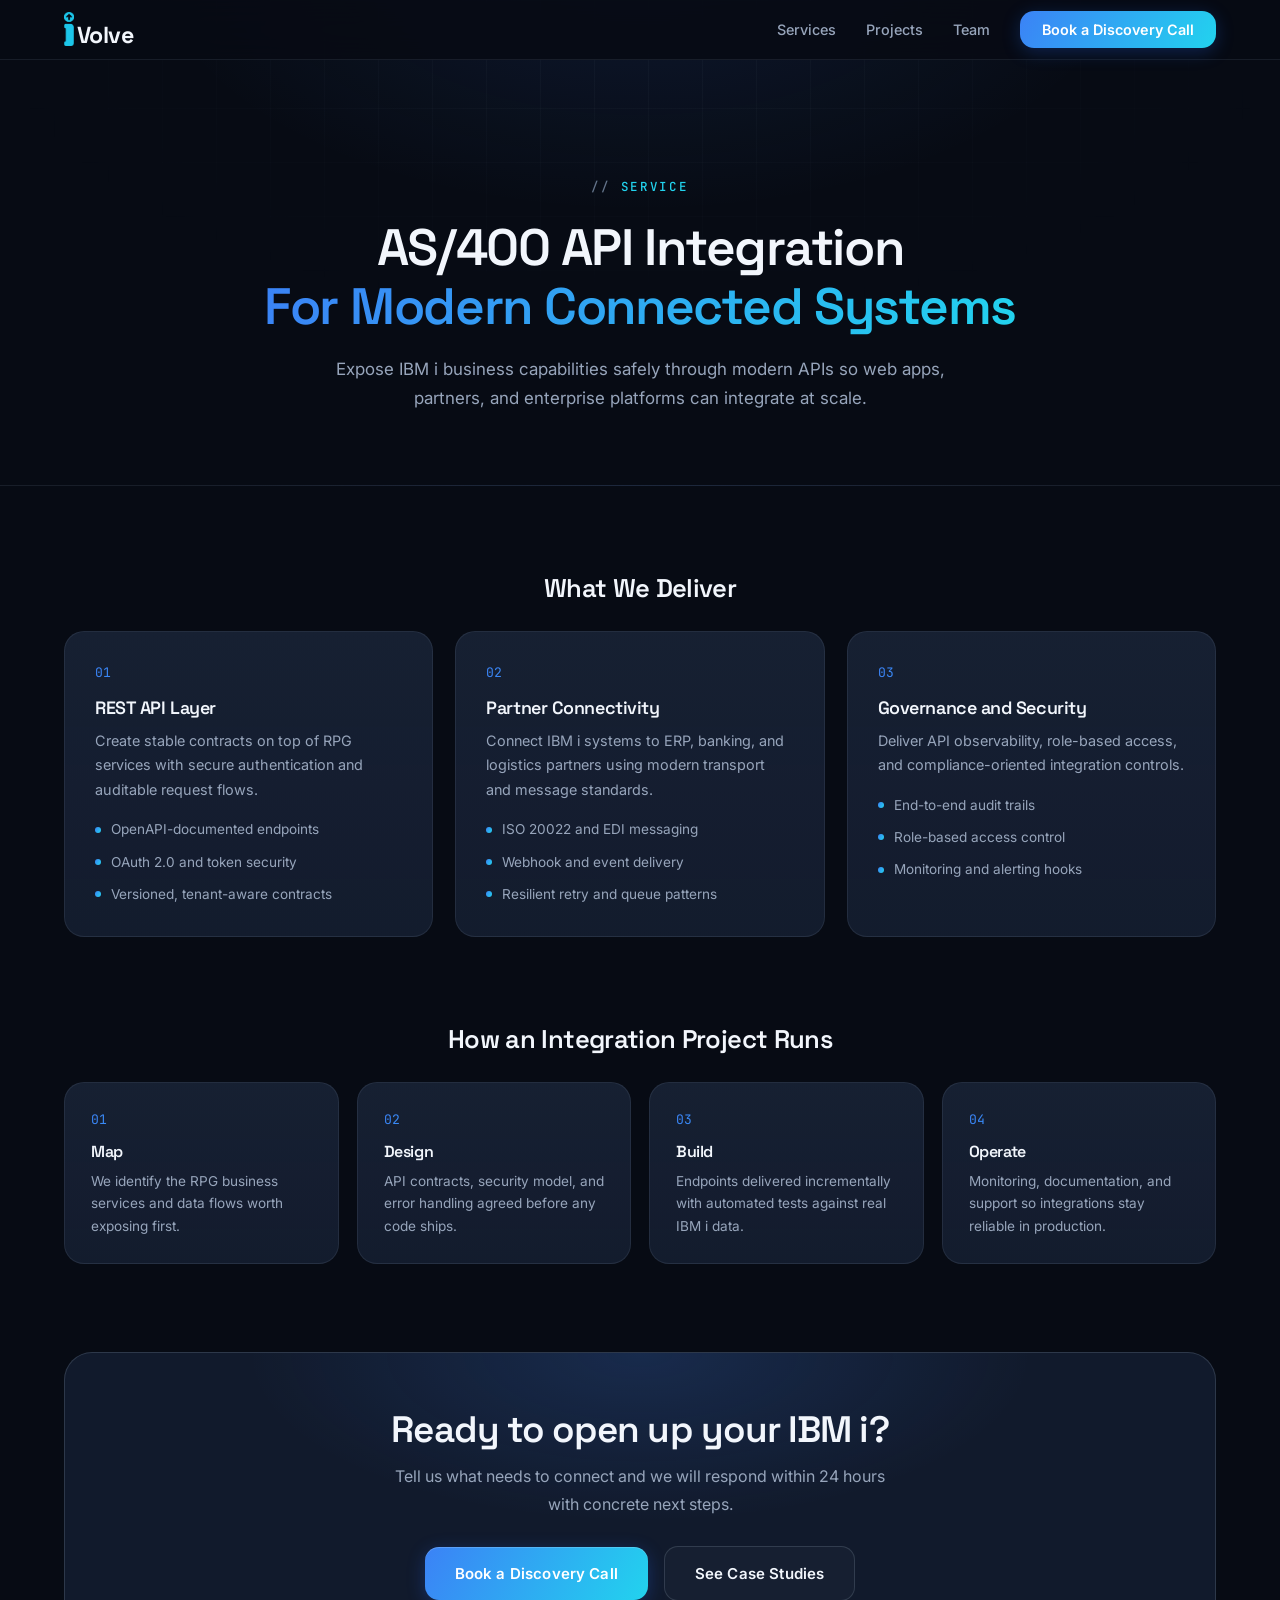
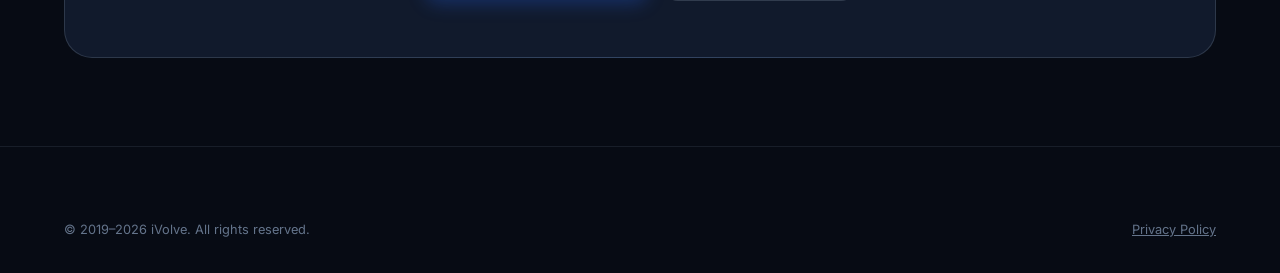
<file: as400-api-integration.html>
<!DOCTYPE html>
<html lang="en">
<head>
    <meta charset="UTF-8">
    <meta name="viewport" content="width=device-width, initial-scale=1.0">
    <title>AS/400 API Integration Services | iVolve</title>
    <meta name="description" content="AS/400 API integration services for IBM i: REST services, partner integrations, and secure modernization of core business logic.">
    <meta name="theme-color" content="#070b14">
    <link rel="canonical" href="https://ivolve.dev/as400-api-integration.html">
    <link rel="sitemap" type="application/xml" href="/sitemap.xml">
    <link rel="icon" type="image/png" sizes="32x32" href="assets/icons/favicon.png">
    <link rel="apple-touch-icon" href="assets/icons/apple-touch-icon.png">
    <meta property="og:type" content="website">
    <meta property="og:url" content="https://ivolve.dev/as400-api-integration.html">
    <meta property="og:title" content="AS/400 API Integration Services | iVolve">
    <meta property="og:description" content="Connect IBM i to the modern web with secure REST APIs, partner integrations, and governance-ready delivery.">
    <meta property="og:image" content="https://ivolve.dev/assets/images/og-image.png">
    <meta property="og:site_name" content="iVolve">
    <meta name="twitter:card" content="summary_large_image">
    <meta name="twitter:image" content="https://ivolve.dev/assets/images/og-image.png">
    <link rel="preconnect" href="https://fonts.googleapis.com">
    <link rel="preconnect" href="https://fonts.gstatic.com" crossorigin>
    <link href="https://fonts.googleapis.com/css2?family=Inter:wght@300;400;500;600;700;800&family=Space+Grotesk:wght@500;600;700&family=JetBrains+Mono:wght@400;500&display=swap" rel="stylesheet">
    <link rel="stylesheet" href="css/style.css">
</head>
<body>
    <a href="#main-content" class="skip-link">Skip to main content</a>
    <nav class="navbar scrolled">
        <div class="container nav-container">
            <a href="index.html" class="logo" aria-label="iVolve">
                <img src="assets/icons/logo-i.png" alt="" class="logo-i" height="34">
                <span class="logo-text">Volve</span>
            </a>
            <ul class="nav-links" id="navLinks">
                <li><a href="index.html#services">Services</a></li>
                <li><a href="index.html#projects">Projects</a></li>
                <li><a href="index.html#team">Team</a></li>
                <li><a href="index.html#contact" class="nav-cta">Book a Discovery Call</a></li>
            </ul>
            <button class="mobile-toggle" id="mobileToggle" aria-label="Toggle menu">
                <span></span>
                <span></span>
                <span></span>
            </button>
        </div>
    </nav>

    <main id="main-content">
        <section class="page-hero">
            <div class="container">
                <div class="section-header">
                    <span class="section-tag">Service</span>
                    <h1 class="section-title">AS/400 API Integration<br><span class="gradient-text">For Modern Connected Systems</span></h1>
                    <p class="section-desc">Expose IBM i business capabilities safely through modern APIs so web apps, partners, and enterprise platforms can integrate at scale.</p>
                </div>
            </div>
        </section>

        <section class="page-section">
            <div class="container">
                <h2 class="page-section-title">What We Deliver</h2>
                <div class="engagement-grid">
                    <article class="engagement-card">
                        <h3>REST API Layer</h3>
                        <p>Create stable contracts on top of RPG services with secure authentication and auditable request flows.</p>
                        <ul>
                            <li>OpenAPI-documented endpoints</li>
                            <li>OAuth 2.0 and token security</li>
                            <li>Versioned, tenant-aware contracts</li>
                        </ul>
                    </article>
                    <article class="engagement-card">
                        <h3>Partner Connectivity</h3>
                        <p>Connect IBM i systems to ERP, banking, and logistics partners using modern transport and message standards.</p>
                        <ul>
                            <li>ISO 20022 and EDI messaging</li>
                            <li>Webhook and event delivery</li>
                            <li>Resilient retry and queue patterns</li>
                        </ul>
                    </article>
                    <article class="engagement-card">
                        <h3>Governance and Security</h3>
                        <p>Deliver API observability, role-based access, and compliance-oriented integration controls.</p>
                        <ul>
                            <li>End-to-end audit trails</li>
                            <li>Role-based access control</li>
                            <li>Monitoring and alerting hooks</li>
                        </ul>
                    </article>
                </div>
            </div>
        </section>

        <section class="page-section" style="padding-top: 0;">
            <div class="container">
                <h2 class="page-section-title">How an Integration Project Runs</h2>
                <div class="process-steps">
                    <div class="process-step">
                        <h3>Map</h3>
                        <p>We identify the RPG business services and data flows worth exposing first.</p>
                    </div>
                    <div class="process-step">
                        <h3>Design</h3>
                        <p>API contracts, security model, and error handling agreed before any code ships.</p>
                    </div>
                    <div class="process-step">
                        <h3>Build</h3>
                        <p>Endpoints delivered incrementally with automated tests against real IBM i data.</p>
                    </div>
                    <div class="process-step">
                        <h3>Operate</h3>
                        <p>Monitoring, documentation, and support so integrations stay reliable in production.</p>
                    </div>
                </div>
            </div>
        </section>

        <section class="page-section" style="padding-top: 0;">
            <div class="container">
                <div class="cta-band">
                    <h2>Ready to open up your IBM i?</h2>
                    <p>Tell us what needs to connect and we will respond within 24 hours with concrete next steps.</p>
                    <a class="btn btn-primary" href="index.html#contact">Book a Discovery Call</a>
                    <a class="btn btn-outline" href="index.html#projects">See Case Studies</a>
                </div>
            </div>
        </section>
    </main>

    <footer class="footer">
        <div class="container">
            <div class="footer-bottom" style="border-top: none; padding-top: 0;">
                <p>&copy; 2019&ndash;2026 iVolve. All rights reserved.</p>
                <p><a href="privacy-policy.html" style="color: inherit;">Privacy Policy</a></p>
            </div>
        </div>
    </footer>

    <script src="js/main.js"></script>
</body>
</html>
</file>
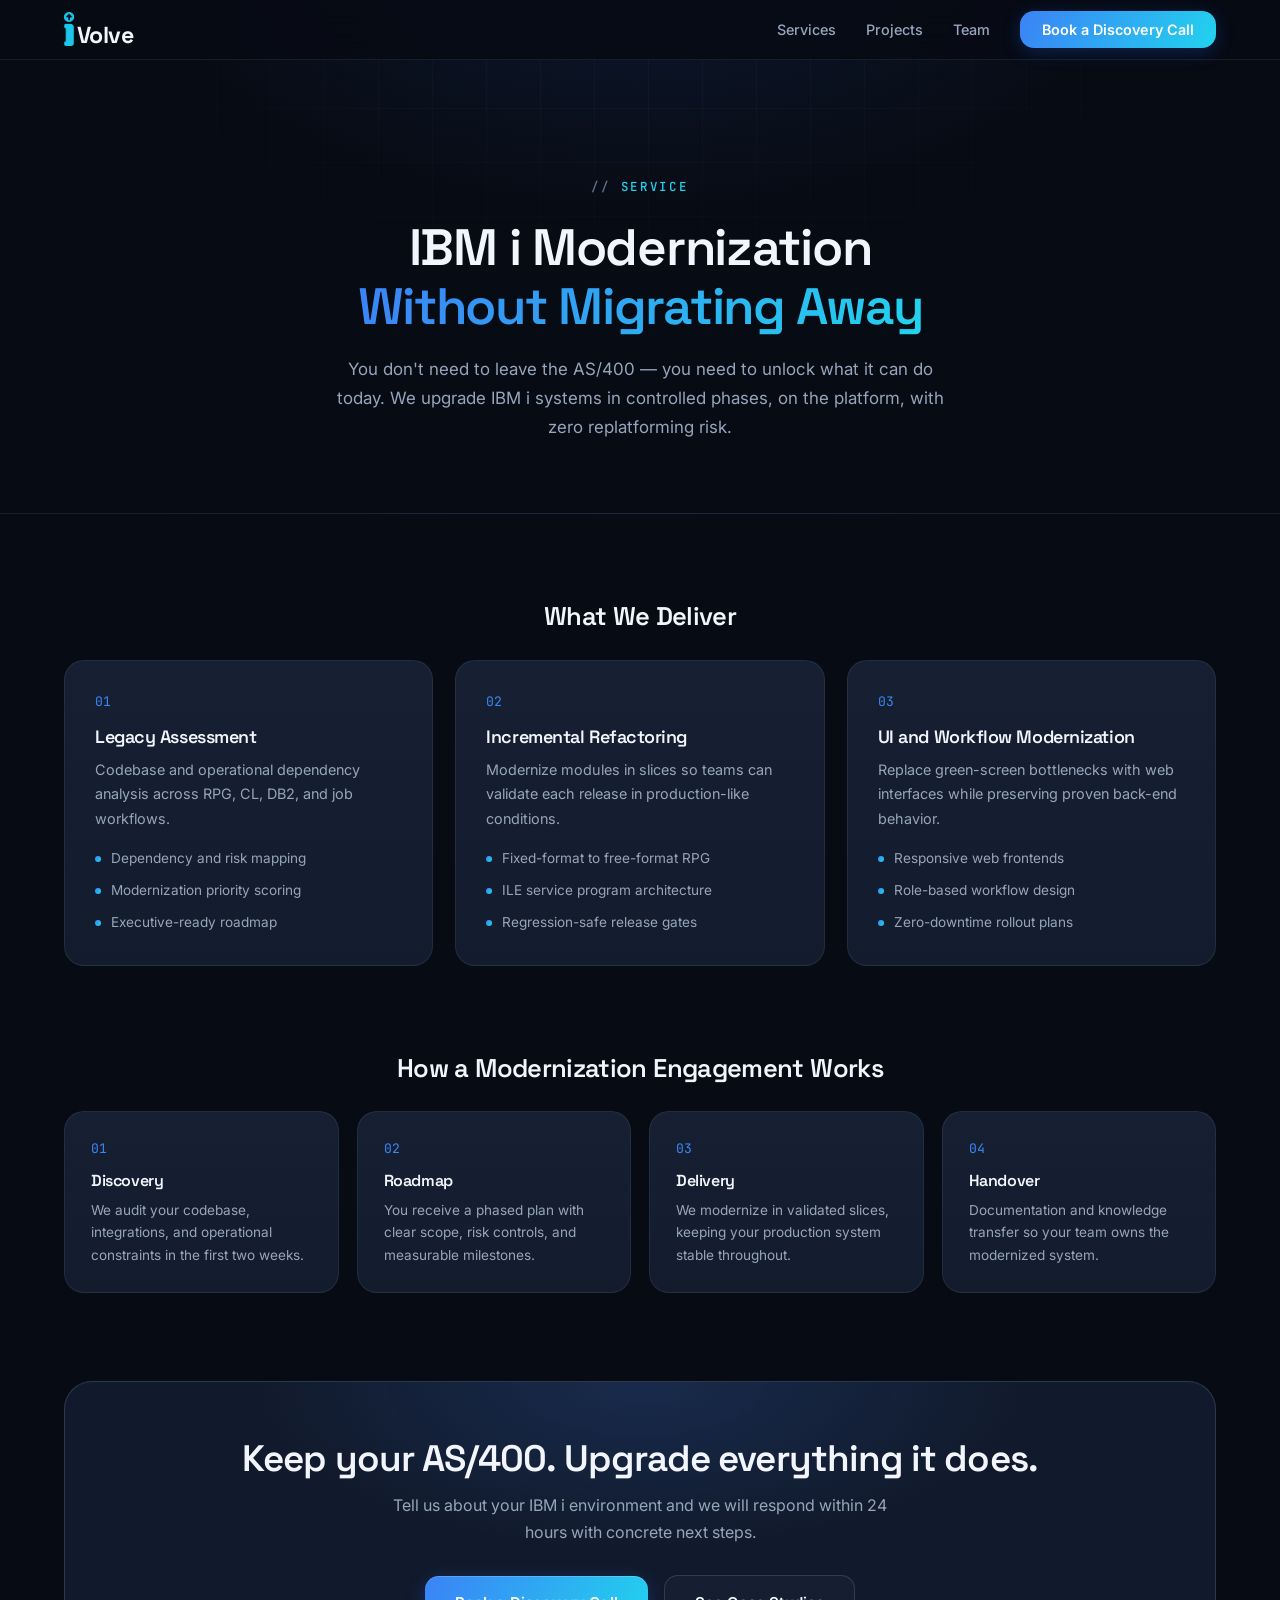
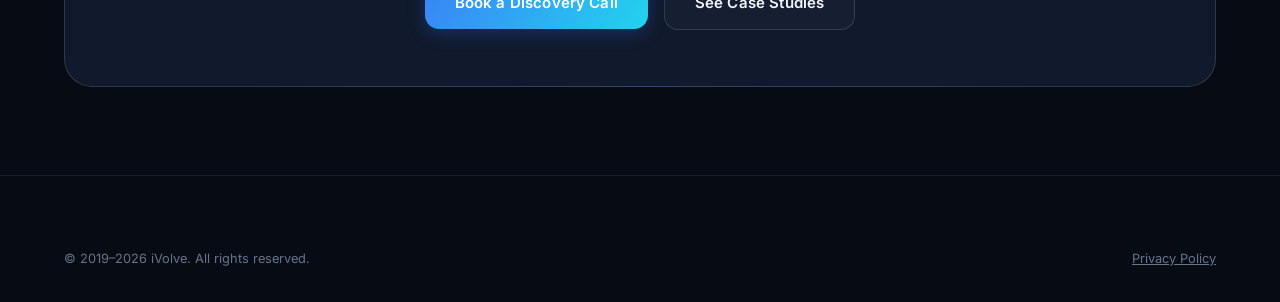
<file: ibmi-modernization.html>
<!DOCTYPE html>
<html lang="en">
<head>
    <meta charset="UTF-8">
    <meta name="viewport" content="width=device-width, initial-scale=1.0">
    <title>IBM i Modernization Services | iVolve</title>
    <meta name="description" content="IBM i modernization services: RPG refactoring, green-screen transformation, and in-place upgrade strategies for AS/400 environments. No migration off the platform required.">
    <meta name="theme-color" content="#070b14">
    <link rel="canonical" href="https://ivolve.dev/ibmi-modernization.html">
    <link rel="sitemap" type="application/xml" href="/sitemap.xml">
    <link rel="icon" type="image/png" sizes="32x32" href="assets/icons/favicon.png">
    <link rel="apple-touch-icon" href="assets/icons/apple-touch-icon.png">
    <meta property="og:type" content="website">
    <meta property="og:url" content="https://ivolve.dev/ibmi-modernization.html">
    <meta property="og:title" content="IBM i Modernization Services | iVolve">
    <meta property="og:description" content="Upgrade IBM i in place without migrating away. RPG refactoring, green-screen modernization, and low-risk AS/400 transformation.">
    <meta property="og:image" content="https://ivolve.dev/assets/images/og-image.png">
    <meta property="og:site_name" content="iVolve">
    <meta name="twitter:card" content="summary_large_image">
    <meta name="twitter:image" content="https://ivolve.dev/assets/images/og-image.png">
    <link rel="preconnect" href="https://fonts.googleapis.com">
    <link rel="preconnect" href="https://fonts.gstatic.com" crossorigin>
    <link href="https://fonts.googleapis.com/css2?family=Inter:wght@300;400;500;600;700;800&family=Space+Grotesk:wght@500;600;700&family=JetBrains+Mono:wght@400;500&display=swap" rel="stylesheet">
    <link rel="stylesheet" href="css/style.css">
</head>
<body>
    <a href="#main-content" class="skip-link">Skip to main content</a>
    <nav class="navbar scrolled">
        <div class="container nav-container">
            <a href="index.html" class="logo" aria-label="iVolve">
                <img src="assets/icons/logo-i.png" alt="" class="logo-i" height="34">
                <span class="logo-text">Volve</span>
            </a>
            <ul class="nav-links" id="navLinks">
                <li><a href="index.html#services">Services</a></li>
                <li><a href="index.html#projects">Projects</a></li>
                <li><a href="index.html#team">Team</a></li>
                <li><a href="index.html#contact" class="nav-cta">Book a Discovery Call</a></li>
            </ul>
            <button class="mobile-toggle" id="mobileToggle" aria-label="Toggle menu">
                <span></span>
                <span></span>
                <span></span>
            </button>
        </div>
    </nav>

    <main id="main-content">
        <section class="page-hero">
            <div class="container">
                <div class="section-header">
                    <span class="section-tag">Service</span>
                    <h1 class="section-title">IBM i Modernization<br><span class="gradient-text">Without Migrating Away</span></h1>
                    <p class="section-desc">You don't need to leave the AS/400 — you need to unlock what it can do today. We upgrade IBM i systems in controlled phases, on the platform, with zero replatforming risk.</p>
                </div>
            </div>
        </section>

        <section class="page-section">
            <div class="container">
                <h2 class="page-section-title">What We Deliver</h2>
                <div class="engagement-grid">
                    <article class="engagement-card">
                        <h3>Legacy Assessment</h3>
                        <p>Codebase and operational dependency analysis across RPG, CL, DB2, and job workflows.</p>
                        <ul>
                            <li>Dependency and risk mapping</li>
                            <li>Modernization priority scoring</li>
                            <li>Executive-ready roadmap</li>
                        </ul>
                    </article>
                    <article class="engagement-card">
                        <h3>Incremental Refactoring</h3>
                        <p>Modernize modules in slices so teams can validate each release in production-like conditions.</p>
                        <ul>
                            <li>Fixed-format to free-format RPG</li>
                            <li>ILE service program architecture</li>
                            <li>Regression-safe release gates</li>
                        </ul>
                    </article>
                    <article class="engagement-card">
                        <h3>UI and Workflow Modernization</h3>
                        <p>Replace green-screen bottlenecks with web interfaces while preserving proven back-end behavior.</p>
                        <ul>
                            <li>Responsive web frontends</li>
                            <li>Role-based workflow design</li>
                            <li>Zero-downtime rollout plans</li>
                        </ul>
                    </article>
                </div>
            </div>
        </section>

        <section class="page-section" style="padding-top: 0;">
            <div class="container">
                <h2 class="page-section-title">How a Modernization Engagement Works</h2>
                <div class="process-steps">
                    <div class="process-step">
                        <h3>Discovery</h3>
                        <p>We audit your codebase, integrations, and operational constraints in the first two weeks.</p>
                    </div>
                    <div class="process-step">
                        <h3>Roadmap</h3>
                        <p>You receive a phased plan with clear scope, risk controls, and measurable milestones.</p>
                    </div>
                    <div class="process-step">
                        <h3>Delivery</h3>
                        <p>We modernize in validated slices, keeping your production system stable throughout.</p>
                    </div>
                    <div class="process-step">
                        <h3>Handover</h3>
                        <p>Documentation and knowledge transfer so your team owns the modernized system.</p>
                    </div>
                </div>
            </div>
        </section>

        <section class="page-section" style="padding-top: 0;">
            <div class="container">
                <div class="cta-band">
                    <h2>Keep your AS/400. Upgrade everything it does.</h2>
                    <p>Tell us about your IBM i environment and we will respond within 24 hours with concrete next steps.</p>
                    <a class="btn btn-primary" href="index.html#contact">Book a Discovery Call</a>
                    <a class="btn btn-outline" href="index.html#projects">See Case Studies</a>
                </div>
            </div>
        </section>
    </main>

    <footer class="footer">
        <div class="container">
            <div class="footer-bottom" style="border-top: none; padding-top: 0;">
                <p>&copy; 2019&ndash;2026 iVolve. All rights reserved.</p>
                <p><a href="privacy-policy.html" style="color: inherit;">Privacy Policy</a></p>
            </div>
        </div>
    </footer>

    <script src="js/main.js"></script>
</body>
</html>
</file>
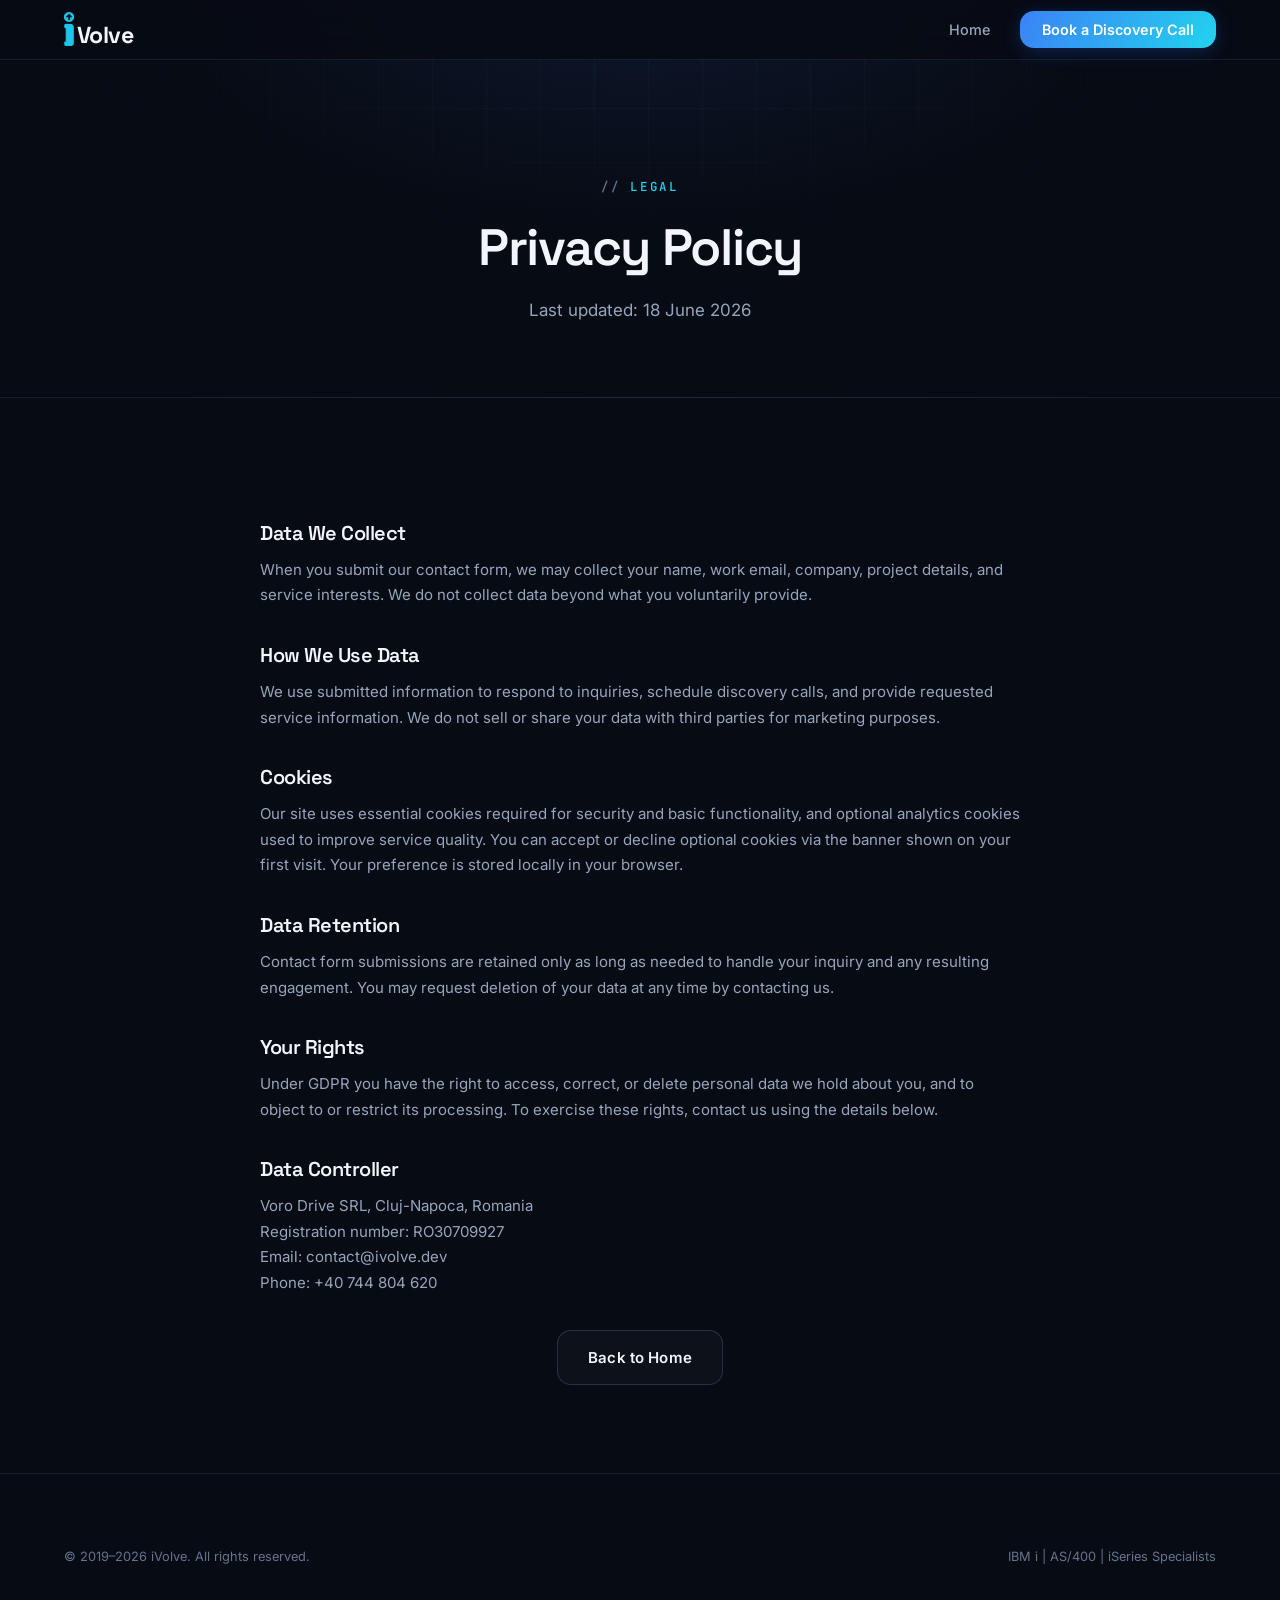
<file: privacy-policy.html>
<!DOCTYPE html>
<html lang="en">
<head>
    <meta charset="UTF-8">
    <meta name="viewport" content="width=device-width, initial-scale=1.0">
    <title>Privacy Policy | iVolve</title>
    <meta name="description" content="Privacy policy for the iVolve website, including contact form data handling and cookie notice information.">
    <meta name="theme-color" content="#070b14">
    <link rel="canonical" href="https://ivolve.dev/privacy-policy.html">
    <link rel="sitemap" type="application/xml" href="/sitemap.xml">
    <link rel="icon" type="image/png" sizes="32x32" href="assets/icons/favicon.png">
    <link rel="apple-touch-icon" href="assets/icons/apple-touch-icon.png">
    <meta property="og:type" content="website">
    <meta property="og:url" content="https://ivolve.dev/privacy-policy.html">
    <meta property="og:title" content="Privacy Policy | iVolve">
    <meta property="og:description" content="Privacy policy for the iVolve website, including contact form data handling and cookie notice information.">
    <meta property="og:image" content="https://ivolve.dev/assets/images/og-image.png">
    <meta property="og:site_name" content="iVolve">
    <meta name="twitter:card" content="summary_large_image">
    <meta name="twitter:image" content="https://ivolve.dev/assets/images/og-image.png">
    <link rel="preconnect" href="https://fonts.googleapis.com">
    <link rel="preconnect" href="https://fonts.gstatic.com" crossorigin>
    <link href="https://fonts.googleapis.com/css2?family=Inter:wght@300;400;500;600;700;800&family=Space+Grotesk:wght@500;600;700&family=JetBrains+Mono:wght@400;500&display=swap" rel="stylesheet">
    <link rel="stylesheet" href="css/style.css">
</head>
<body>
    <a href="#main-content" class="skip-link">Skip to main content</a>
    <nav class="navbar scrolled">
        <div class="container nav-container">
            <a href="index.html" class="logo" aria-label="iVolve">
                <img src="assets/icons/logo-i.png" alt="" class="logo-i" height="34">
                <span class="logo-text">Volve</span>
            </a>
            <ul class="nav-links" id="navLinks">
                <li><a href="index.html">Home</a></li>
                <li><a href="index.html#contact" class="nav-cta">Book a Discovery Call</a></li>
            </ul>
            <button class="mobile-toggle" id="mobileToggle" aria-label="Toggle menu">
                <span></span>
                <span></span>
                <span></span>
            </button>
        </div>
    </nav>

    <main id="main-content">
        <section class="page-hero">
            <div class="container">
                <div class="section-header">
                    <span class="section-tag">Legal</span>
                    <h1 class="section-title">Privacy Policy</h1>
                    <p class="section-desc">Last updated: 18 June 2026</p>
                </div>
            </div>
        </section>

        <section class="page-section">
            <div class="container">
                <div class="legal-content">
                    <h2>Data We Collect</h2>
                    <p>When you submit our contact form, we may collect your name, work email, company, project details, and service interests. We do not collect data beyond what you voluntarily provide.</p>

                    <h2>How We Use Data</h2>
                    <p>We use submitted information to respond to inquiries, schedule discovery calls, and provide requested service information. We do not sell or share your data with third parties for marketing purposes.</p>

                    <h2>Cookies</h2>
                    <p>Our site uses essential cookies required for security and basic functionality, and optional analytics cookies used to improve service quality. You can accept or decline optional cookies via the banner shown on your first visit. Your preference is stored locally in your browser.</p>

                    <h2>Data Retention</h2>
                    <p>Contact form submissions are retained only as long as needed to handle your inquiry and any resulting engagement. You may request deletion of your data at any time by contacting us.</p>

                    <h2>Your Rights</h2>
                    <p>Under GDPR you have the right to access, correct, or delete personal data we hold about you, and to object to or restrict its processing. To exercise these rights, contact us using the details below.</p>

                    <h2>Data Controller</h2>
                    <p>Voro Drive SRL, Cluj-Napoca, Romania<br>
                    Registration number: RO30709927<br>
                    Email: contact@ivolve.dev<br>
                    Phone: +40 744 804 620</p>
                </div>
                <div class="proof-assets">
                    <a href="index.html" class="btn btn-outline">Back to Home</a>
                </div>
            </div>
        </section>
    </main>

    <footer class="footer">
        <div class="container">
            <div class="footer-bottom" style="border-top: none; padding-top: 0;">
                <p>&copy; 2019&ndash;2026 iVolve. All rights reserved.</p>
                <p>IBM i | AS/400 | iSeries Specialists</p>
            </div>
        </div>
    </footer>

    <script src="js/main.js"></script>
</body>
</html>
</file>
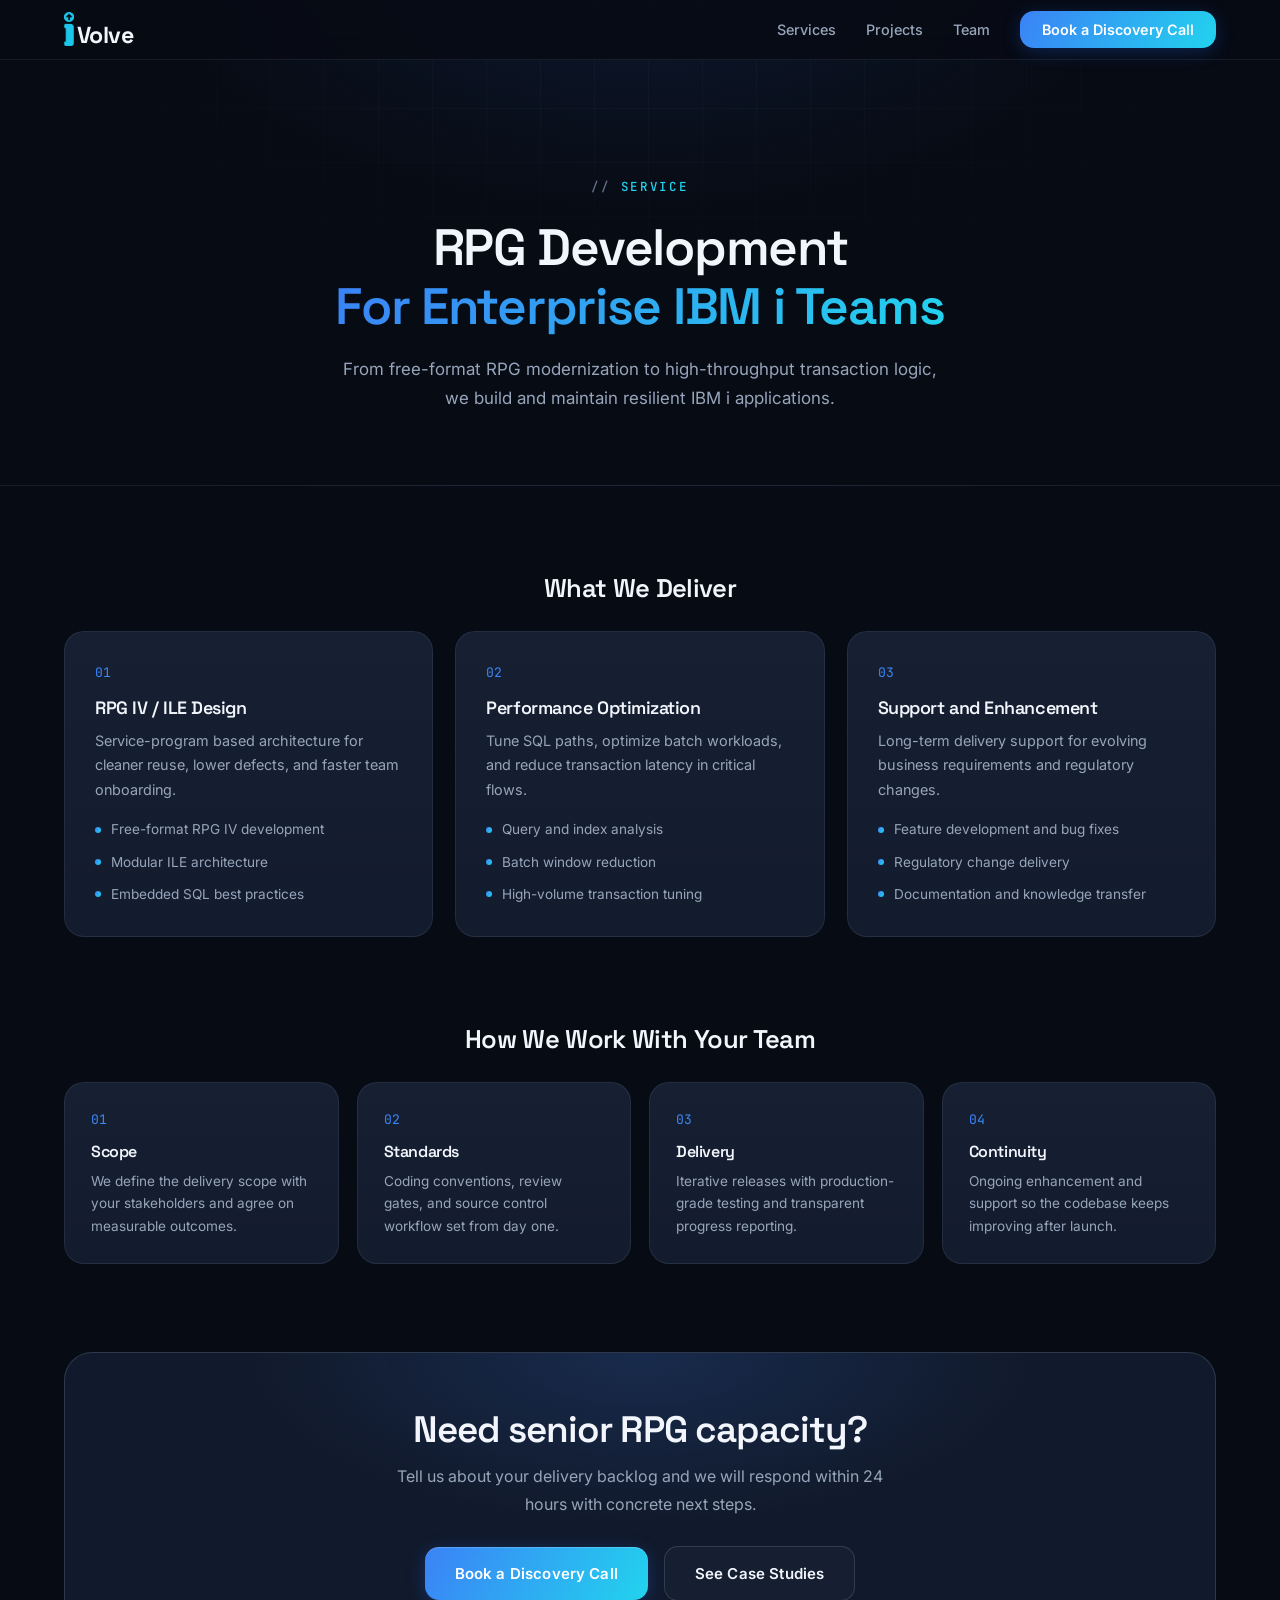
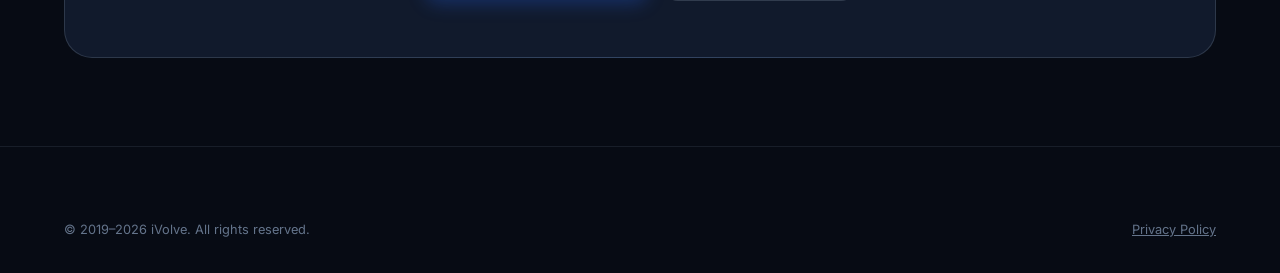
<file: rpg-development.html>
<!DOCTYPE html>
<html lang="en">
<head>
    <meta charset="UTF-8">
    <meta name="viewport" content="width=device-width, initial-scale=1.0">
    <title>RPG Development Services | iVolve</title>
    <meta name="description" content="Senior RPG development services for IBM i: ILE RPG architecture, free-format modernization, and mission-critical delivery.">
    <meta name="theme-color" content="#070b14">
    <link rel="canonical" href="https://ivolve.dev/rpg-development.html">
    <link rel="sitemap" type="application/xml" href="/sitemap.xml">
    <link rel="icon" type="image/png" sizes="32x32" href="assets/icons/favicon.png">
    <link rel="apple-touch-icon" href="assets/icons/apple-touch-icon.png">
    <meta property="og:type" content="website">
    <meta property="og:url" content="https://ivolve.dev/rpg-development.html">
    <meta property="og:title" content="RPG Development Services | iVolve">
    <meta property="og:description" content="Senior RPG IV and ILE development for enterprise IBM i teams. Free-format modernization and mission-critical delivery.">
    <meta property="og:image" content="https://ivolve.dev/assets/images/og-image.png">
    <meta property="og:site_name" content="iVolve">
    <meta name="twitter:card" content="summary_large_image">
    <meta name="twitter:image" content="https://ivolve.dev/assets/images/og-image.png">
    <link rel="preconnect" href="https://fonts.googleapis.com">
    <link rel="preconnect" href="https://fonts.gstatic.com" crossorigin>
    <link href="https://fonts.googleapis.com/css2?family=Inter:wght@300;400;500;600;700;800&family=Space+Grotesk:wght@500;600;700&family=JetBrains+Mono:wght@400;500&display=swap" rel="stylesheet">
    <link rel="stylesheet" href="css/style.css">
</head>
<body>
    <a href="#main-content" class="skip-link">Skip to main content</a>
    <nav class="navbar scrolled">
        <div class="container nav-container">
            <a href="index.html" class="logo" aria-label="iVolve">
                <img src="assets/icons/logo-i.png" alt="" class="logo-i" height="34">
                <span class="logo-text">Volve</span>
            </a>
            <ul class="nav-links" id="navLinks">
                <li><a href="index.html#services">Services</a></li>
                <li><a href="index.html#projects">Projects</a></li>
                <li><a href="index.html#team">Team</a></li>
                <li><a href="index.html#contact" class="nav-cta">Book a Discovery Call</a></li>
            </ul>
            <button class="mobile-toggle" id="mobileToggle" aria-label="Toggle menu">
                <span></span>
                <span></span>
                <span></span>
            </button>
        </div>
    </nav>

    <main id="main-content">
        <section class="page-hero">
            <div class="container">
                <div class="section-header">
                    <span class="section-tag">Service</span>
                    <h1 class="section-title">RPG Development<br><span class="gradient-text">For Enterprise IBM i Teams</span></h1>
                    <p class="section-desc">From free-format RPG modernization to high-throughput transaction logic, we build and maintain resilient IBM i applications.</p>
                </div>
            </div>
        </section>

        <section class="page-section">
            <div class="container">
                <h2 class="page-section-title">What We Deliver</h2>
                <div class="engagement-grid">
                    <article class="engagement-card">
                        <h3>RPG IV / ILE Design</h3>
                        <p>Service-program based architecture for cleaner reuse, lower defects, and faster team onboarding.</p>
                        <ul>
                            <li>Free-format RPG IV development</li>
                            <li>Modular ILE architecture</li>
                            <li>Embedded SQL best practices</li>
                        </ul>
                    </article>
                    <article class="engagement-card">
                        <h3>Performance Optimization</h3>
                        <p>Tune SQL paths, optimize batch workloads, and reduce transaction latency in critical flows.</p>
                        <ul>
                            <li>Query and index analysis</li>
                            <li>Batch window reduction</li>
                            <li>High-volume transaction tuning</li>
                        </ul>
                    </article>
                    <article class="engagement-card">
                        <h3>Support and Enhancement</h3>
                        <p>Long-term delivery support for evolving business requirements and regulatory changes.</p>
                        <ul>
                            <li>Feature development and bug fixes</li>
                            <li>Regulatory change delivery</li>
                            <li>Documentation and knowledge transfer</li>
                        </ul>
                    </article>
                </div>
            </div>
        </section>

        <section class="page-section" style="padding-top: 0;">
            <div class="container">
                <h2 class="page-section-title">How We Work With Your Team</h2>
                <div class="process-steps">
                    <div class="process-step">
                        <h3>Scope</h3>
                        <p>We define the delivery scope with your stakeholders and agree on measurable outcomes.</p>
                    </div>
                    <div class="process-step">
                        <h3>Standards</h3>
                        <p>Coding conventions, review gates, and source control workflow set from day one.</p>
                    </div>
                    <div class="process-step">
                        <h3>Delivery</h3>
                        <p>Iterative releases with production-grade testing and transparent progress reporting.</p>
                    </div>
                    <div class="process-step">
                        <h3>Continuity</h3>
                        <p>Ongoing enhancement and support so the codebase keeps improving after launch.</p>
                    </div>
                </div>
            </div>
        </section>

        <section class="page-section" style="padding-top: 0;">
            <div class="container">
                <div class="cta-band">
                    <h2>Need senior RPG capacity?</h2>
                    <p>Tell us about your delivery backlog and we will respond within 24 hours with concrete next steps.</p>
                    <a class="btn btn-primary" href="index.html#contact">Book a Discovery Call</a>
                    <a class="btn btn-outline" href="index.html#projects">See Case Studies</a>
                </div>
            </div>
        </section>
    </main>

    <footer class="footer">
        <div class="container">
            <div class="footer-bottom" style="border-top: none; padding-top: 0;">
                <p>&copy; 2019&ndash;2026 iVolve. All rights reserved.</p>
                <p><a href="privacy-policy.html" style="color: inherit;">Privacy Policy</a></p>
            </div>
        </div>
    </footer>

    <script src="js/main.js"></script>
</body>
</html>
</file>
<file: css/style.css>
/* ============================================
   iVolve - Premium IBM i Consulting
   Design system: Space Grotesk display, Inter body,
   JetBrains Mono accents. Dark enterprise theme.
   ============================================ */

:root {
    --bg-primary: #070b14;
    --bg-secondary: #0c1220;
    --bg-card: #111a2c;
    --bg-elevated: #16213a;
    --text-primary: #f2f6fc;
    --text-secondary: #97a5bb;
    --text-muted: #64748b;
    --accent-primary: #3b82f6;
    --accent-secondary: #22d3ee;
    --accent-gradient: linear-gradient(120deg, #3b82f6, #22d3ee);
    --accent-glow: rgba(59, 130, 246, 0.14);
    --border-color: rgba(148, 163, 184, 0.12);
    --border-strong: rgba(148, 163, 184, 0.22);
    --border-hover: rgba(59, 130, 246, 0.45);
    --radius-sm: 8px;
    --radius-md: 14px;
    --radius-lg: 20px;
    --radius-xl: 28px;
    --shadow-card: 0 10px 34px rgba(2, 6, 16, 0.45);
    --shadow-glow: 0 18px 44px rgba(37, 99, 235, 0.14);
    --font-display: 'Space Grotesk', 'Inter', sans-serif;
    --font-body: 'Inter', -apple-system, BlinkMacSystemFont, sans-serif;
    --font-mono: 'JetBrains Mono', 'Fira Code', monospace;
    --container-max: 1200px;
    --section-padding: 118px;
    --nav-height: 76px;
}

* {
    margin: 0;
    padding: 0;
    box-sizing: border-box;
}

html {
    scroll-behavior: smooth;
    scroll-padding-top: 96px;
    font-size: 16px;
}

body {
    font-family: var(--font-body);
    background: var(--bg-primary);
    color: var(--text-primary);
    line-height: 1.7;
    overflow-x: hidden;
    -webkit-font-smoothing: antialiased;
    -moz-osx-font-smoothing: grayscale;
}

::selection {
    background: rgba(59, 130, 246, 0.55);
    color: #ffffff;
}

::-webkit-scrollbar {
    width: 10px;
}

::-webkit-scrollbar-track {
    background: var(--bg-primary);
}

::-webkit-scrollbar-thumb {
    background: #1d2941;
    border-radius: 8px;
    border: 2px solid var(--bg-primary);
}

::-webkit-scrollbar-thumb:hover {
    background: #2a3a5c;
}

:focus-visible {
    outline: 3px solid var(--accent-secondary);
    outline-offset: 2px;
    border-radius: 4px;
}

.skip-link {
    position: absolute;
    top: -60px;
    left: 16px;
    padding: 10px 16px;
    border-radius: var(--radius-sm);
    background: var(--accent-secondary);
    color: #05121c;
    font-weight: 700;
    text-decoration: none;
    z-index: 1300;
    transition: top 0.2s ease;
}

.skip-link:focus {
    top: 12px;
}

.container {
    max-width: var(--container-max);
    margin: 0 auto;
    padding: 0 24px;
}

/* ============================================
   Typography
   ============================================ */

h1, h2, h3, h4 {
    font-family: var(--font-display);
    line-height: 1.15;
    font-weight: 600;
    letter-spacing: -0.025em;
}

.gradient-text {
    background: var(--accent-gradient);
    -webkit-background-clip: text;
    -webkit-text-fill-color: transparent;
    background-clip: text;
}

.section-header {
    text-align: center;
    margin-bottom: 68px;
}

.section-tag {
    display: inline-block;
    font-family: var(--font-mono);
    font-size: 0.78rem;
    font-weight: 500;
    text-transform: uppercase;
    letter-spacing: 0.22em;
    color: var(--accent-secondary);
    margin-bottom: 22px;
}

.section-tag::before {
    content: "// ";
    color: var(--text-muted);
}

.section-title {
    font-size: clamp(2.1rem, 4vw, 3.4rem);
    margin-bottom: 18px;
}

.section-desc {
    font-size: 1.06rem;
    color: var(--text-secondary);
    max-width: 620px;
    margin: 0 auto;
}

/* ============================================
   Scroll Progress
   ============================================ */

.scroll-progress {
    position: fixed;
    top: 0;
    left: 0;
    height: 2px;
    width: 0%;
    background: var(--accent-gradient);
    z-index: 1400;
    pointer-events: none;
}

/* ============================================
   Navigation
   ============================================ */

.navbar {
    position: fixed;
    top: 0;
    left: 0;
    right: 0;
    z-index: 1000;
    padding: 22px 0;
    transition: padding 0.35s ease, background 0.35s ease, border-color 0.35s ease;
    border-bottom: 1px solid transparent;
}

.navbar.scrolled {
    padding: 12px 0;
    background: rgba(7, 11, 20, 0.88);
    backdrop-filter: blur(18px);
    -webkit-backdrop-filter: blur(18px);
    border-bottom: 1px solid var(--border-color);
}

.nav-container {
    display: flex;
    align-items: center;
    justify-content: space-between;
}

.logo {
    display: flex;
    align-items: flex-end;
    gap: 3px;
    text-decoration: none;
    color: var(--text-primary);
}

.logo-i {
    height: 34px;
    width: auto;
    display: block;
    margin-bottom: 1px;
}

.logo-icon {
    font-family: var(--font-mono);
    font-size: 1.05rem;
    font-weight: 700;
    color: var(--accent-secondary);
    background: linear-gradient(160deg, rgba(59, 130, 246, 0.18), rgba(34, 211, 238, 0.08));
    width: 40px;
    height: 40px;
    display: flex;
    align-items: center;
    justify-content: center;
    border-radius: var(--radius-sm);
    border: 1px solid var(--border-strong);
}

.logo-text {
    font-family: var(--font-display);
    font-size: 1.45rem;
    font-weight: 700;
    letter-spacing: -0.02em;
    line-height: 1;
}

.logo-accent {
    color: var(--accent-secondary);
}

.nav-links {
    display: flex;
    align-items: center;
    gap: 30px;
    list-style: none;
}

.nav-links a {
    position: relative;
    text-decoration: none;
    color: var(--text-secondary);
    font-size: 0.9rem;
    font-weight: 500;
    transition: color 0.3s;
}

.nav-links a:not(.nav-cta)::after {
    content: "";
    position: absolute;
    left: 0;
    bottom: -6px;
    width: 100%;
    height: 2px;
    border-radius: 2px;
    background: var(--accent-gradient);
    transform: scaleX(0);
    transform-origin: left;
    transition: transform 0.3s ease;
}

.nav-links a:hover {
    color: var(--text-primary);
}

.nav-links a.active {
    color: var(--text-primary);
}

.nav-links a:not(.nav-cta):hover::after,
.nav-links a.active:not(.nav-cta)::after {
    transform: scaleX(1);
}

.nav-cta {
    background: var(--accent-gradient);
    color: white !important;
    padding: 10px 22px;
    border-radius: var(--radius-md);
    font-weight: 600 !important;
    transition: transform 0.3s, box-shadow 0.3s !important;
    box-shadow: 0 4px 18px rgba(37, 99, 235, 0.28);
}

.nav-cta:hover {
    transform: translateY(-2px);
    box-shadow: 0 10px 28px rgba(37, 99, 235, 0.4);
}

.mobile-toggle {
    display: none;
    flex-direction: column;
    gap: 5px;
    background: none;
    border: none;
    cursor: pointer;
    padding: 8px;
}

.mobile-toggle span {
    width: 24px;
    height: 2px;
    background: var(--text-primary);
    border-radius: 2px;
    transition: transform 0.3s ease, opacity 0.3s ease;
}

.mobile-toggle.active span:nth-child(1) {
    transform: translateY(7px) rotate(45deg);
}

.mobile-toggle.active span:nth-child(2) {
    opacity: 0;
}

.mobile-toggle.active span:nth-child(3) {
    transform: translateY(-7px) rotate(-45deg);
}

/* ============================================
   Buttons
   ============================================ */

.btn {
    position: relative;
    display: inline-flex;
    align-items: center;
    justify-content: center;
    gap: 8px;
    padding: 14px 30px;
    border-radius: var(--radius-md);
    font-size: 0.94rem;
    font-weight: 600;
    text-decoration: none;
    transition: transform 0.3s cubic-bezier(0.4, 0, 0.2, 1), box-shadow 0.3s, background 0.3s, border-color 0.3s;
    cursor: pointer;
    border: none;
    font-family: inherit;
    letter-spacing: 0.01em;
}

.btn-primary {
    background: var(--accent-gradient);
    color: white;
    box-shadow: 0 4px 18px rgba(37, 99, 235, 0.3), inset 0 1px 0 rgba(255, 255, 255, 0.18);
}

.btn-primary:hover {
    transform: translateY(-3px);
    box-shadow: 0 14px 34px rgba(37, 99, 235, 0.42), inset 0 1px 0 rgba(255, 255, 255, 0.18);
}

.btn-outline {
    background: rgba(148, 163, 184, 0.04);
    color: var(--text-primary);
    border: 1px solid var(--border-strong);
}

.btn-outline:hover {
    border-color: var(--accent-primary);
    background: var(--accent-glow);
    transform: translateY(-3px);
}

.btn-full {
    width: 100%;
}

/* ============================================
   Hero Section
   ============================================ */

.hero {
    position: relative;
    min-height: 100vh;
    display: flex;
    align-items: center;
    padding-top: 80px;
    overflow: hidden;
}

.hero-bg {
    position: absolute;
    inset: 0;
    z-index: 0;
}

.hero-bg-img {
    width: 100%;
    height: 100%;
    object-fit: cover;
    opacity: 0.32;
}

.hero-overlay {
    position: absolute;
    inset: 0;
    background:
        radial-gradient(900px 480px at 18% 22%, rgba(59, 130, 246, 0.16), transparent 62%),
        radial-gradient(700px 420px at 88% 70%, rgba(34, 211, 238, 0.08), transparent 60%),
        linear-gradient(180deg,
            rgba(7, 11, 20, 0.42) 0%,
            rgba(7, 11, 20, 0.72) 55%,
            rgba(7, 11, 20, 1) 100%);
}

.hero-bg::after {
    content: "";
    position: absolute;
    inset: 0;
    background-image:
        linear-gradient(rgba(148, 163, 184, 0.055) 1px, transparent 1px),
        linear-gradient(90deg, rgba(148, 163, 184, 0.055) 1px, transparent 1px);
    background-size: 54px 54px;
    -webkit-mask-image: radial-gradient(ellipse 75% 65% at 50% 38%, black 25%, transparent 78%);
    mask-image: radial-gradient(ellipse 75% 65% at 50% 38%, black 25%, transparent 78%);
    pointer-events: none;
}

.hero-particles {
    position: absolute;
    inset: 0;
    z-index: 1;
    pointer-events: none;
}

.hero-content {
    position: relative;
    z-index: 2;
    padding: 60px 0;
}

.hero-badge {
    display: inline-flex;
    align-items: center;
    gap: 9px;
    font-family: var(--font-mono);
    font-size: 0.78rem;
    font-weight: 500;
    letter-spacing: 0.08em;
    text-transform: uppercase;
    color: var(--accent-secondary);
    background: rgba(34, 211, 238, 0.07);
    border: 1px solid rgba(34, 211, 238, 0.22);
    padding: 8px 18px;
    border-radius: 50px;
    margin-bottom: 30px;
}

.badge-dot {
    width: 7px;
    height: 7px;
    background: var(--accent-secondary);
    border-radius: 50%;
    box-shadow: 0 0 10px rgba(34, 211, 238, 0.9);
    animation: pulse 2s infinite;
}

@keyframes pulse {
    0%, 100% { opacity: 1; transform: scale(1); }
    50% { opacity: 0.5; transform: scale(0.8); }
}

.hero-title {
    font-size: clamp(2.7rem, 6vw, 4.7rem);
    margin-bottom: 26px;
    letter-spacing: -0.035em;
    font-weight: 700;
}

.hero-subtitle {
    font-size: 1.14rem;
    color: var(--text-secondary);
    max-width: 620px;
    margin-bottom: 38px;
    line-height: 1.8;
}

.hero-cta {
    display: flex;
    gap: 14px;
    margin-bottom: 72px;
    flex-wrap: wrap;
}

.hero-stats {
    display: grid;
    grid-template-columns: repeat(4, 1fr);
    gap: 32px;
    padding-top: 42px;
    border-top: 1px solid var(--border-color);
}

.stat {
    text-align: center;
}

.stat-number {
    font-family: var(--font-display);
    font-size: 2.3rem;
    font-weight: 700;
    color: var(--text-primary);
    display: inline;
    letter-spacing: -0.02em;
}

.stat-suffix {
    font-family: var(--font-display);
    font-size: 1.5rem;
    font-weight: 700;
    color: var(--accent-secondary);
}

.stat-label {
    display: block;
    font-size: 0.78rem;
    color: var(--text-muted);
    margin-top: 6px;
    text-transform: uppercase;
    letter-spacing: 0.08em;
}

.scroll-indicator {
    position: absolute;
    bottom: 36px;
    left: 50%;
    transform: translateX(-50%);
    z-index: 2;
}

.scroll-line {
    width: 1px;
    height: 56px;
    background: linear-gradient(to bottom, var(--accent-primary), transparent);
    animation: scrollLine 2s infinite;
}

@keyframes scrollLine {
    0% { transform: scaleY(0); transform-origin: top; }
    50% { transform: scaleY(1); transform-origin: top; }
    50.01% { transform-origin: bottom; }
    100% { transform: scaleY(0); transform-origin: bottom; }
}

/* ============================================
   Trust Strip
   ============================================ */

.trust-strip {
    padding: 34px 0;
    border-top: 1px solid var(--border-color);
    border-bottom: 1px solid var(--border-color);
    background: rgba(12, 18, 32, 0.6);
}

.trust-strip-inner {
    display: grid;
    gap: 22px;
}

.trust-title {
    font-family: var(--font-mono);
    font-size: 0.74rem;
    color: var(--text-muted);
    text-transform: uppercase;
    letter-spacing: 0.2em;
    text-align: center;
}

.trust-logos {
    display: grid;
    grid-template-columns: repeat(4, 1fr);
    gap: 20px;
}

.trust-logo {
    display: flex;
    align-items: center;
    gap: 14px;
    padding: 12px 16px;
    background: rgba(148, 163, 184, 0.03);
    border: 1px solid var(--border-color);
    border-radius: var(--radius-md);
}

.trust-icon {
    width: 44px;
    height: 44px;
    min-width: 44px;
    display: flex;
    align-items: center;
    justify-content: center;
    background: linear-gradient(160deg, rgba(59, 130, 246, 0.14), rgba(34, 211, 238, 0.05));
    border: 1px solid var(--border-strong);
    border-radius: var(--radius-sm);
    color: var(--accent-secondary);
}

.trust-icon picture {
    display: flex;
}

.trust-icon img {
    width: 30px;
    height: 30px;
    object-fit: contain;
}

.trust-logo-copy {
    min-width: 0;
}

.trust-logo-copy .trust-label {
    display: block;
    font-size: 0.72rem;
    text-transform: uppercase;
    letter-spacing: 0.12em;
    color: var(--text-muted);
    margin-bottom: 4px;
}

.trust-logo-copy strong {
    font-family: var(--font-display);
    font-size: 0.92rem;
    font-weight: 600;
    color: var(--text-primary);
    line-height: 1.35;
}

/* ============================================
   Section Spacing
   ============================================ */

.section {
    padding: var(--section-padding) 0;
    position: relative;
}

/* ============================================
   Cards (shared base)
   ============================================ */

.service-card,
.project-card,
.team-card,
.testimonial-card,
.engagement-card,
.founder-strip,
.contact-form {
    background: linear-gradient(180deg, rgba(148, 163, 184, 0.045) 0%, rgba(148, 163, 184, 0.012) 100%), var(--bg-card);
    border: 1px solid var(--border-color);
}

/* ============================================
   About Section
   ============================================ */

.about {
    background:
        radial-gradient(720px 420px at 88% 12%, rgba(59, 130, 246, 0.05), transparent 60%),
        var(--bg-primary);
}

.about-grid {
    display: grid;
    grid-template-columns: 1fr 1fr;
    gap: 64px;
    align-items: start;
}

.about-lead {
    font-size: 1.22rem;
    color: var(--text-primary);
    margin-bottom: 20px;
    font-weight: 500;
    line-height: 1.6;
}

.about-content p {
    color: var(--text-secondary);
    margin-bottom: 16px;
}

.about-highlights {
    margin-top: 38px;
    display: flex;
    flex-direction: column;
    gap: 22px;
}

.highlight {
    display: flex;
    align-items: flex-start;
    gap: 16px;
}

.highlight-icon {
    width: 44px;
    height: 44px;
    min-width: 44px;
    display: flex;
    align-items: center;
    justify-content: center;
    background: linear-gradient(160deg, rgba(59, 130, 246, 0.16), rgba(34, 211, 238, 0.06));
    border: 1px solid var(--border-strong);
    border-radius: var(--radius-sm);
    color: var(--accent-secondary);
}

.highlight strong {
    display: block;
    font-size: 0.95rem;
    margin-bottom: 2px;
}

.highlight span {
    font-size: 0.85rem;
    color: var(--text-muted);
}

.about-visual {
    position: sticky;
    top: 110px;
}

.code-window {
    background: #0a101d;
    border-radius: var(--radius-md);
    border: 1px solid var(--border-strong);
    overflow: hidden;
    box-shadow: var(--shadow-card), 0 0 60px rgba(59, 130, 246, 0.06);
}

.code-header {
    display: flex;
    align-items: center;
    gap: 12px;
    padding: 14px 20px;
    background: rgba(0, 0, 0, 0.35);
    border-bottom: 1px solid var(--border-color);
}

.code-dots {
    display: flex;
    gap: 6px;
}

.code-dots span {
    width: 10px;
    height: 10px;
    border-radius: 50%;
}

.code-dots span:nth-child(1) { background: #ef4444; }
.code-dots span:nth-child(2) { background: #f59e0b; }
.code-dots span:nth-child(3) { background: #22c55e; }

.code-title {
    font-family: var(--font-mono);
    font-size: 0.75rem;
    color: var(--text-muted);
}

.code-body {
    padding: 24px;
    font-family: var(--font-mono);
    font-size: 0.82rem;
    line-height: 1.9;
    overflow-x: auto;
    color: var(--text-secondary);
}

.code-kw { color: #c084fc; }
.code-cm { color: #6b7280; font-style: italic; }
.code-str { color: #34d399; }

/* ============================================
   Services Section
   ============================================ */

.services {
    background:
        radial-gradient(760px 440px at 8% 6%, rgba(34, 211, 238, 0.045), transparent 60%),
        var(--bg-secondary);
}

.services-grid {
    display: grid;
    grid-template-columns: repeat(3, 1fr);
    gap: 22px;
    counter-reset: svc;
}

.service-card {
    position: relative;
    border-radius: var(--radius-lg);
    padding: 34px;
    transition: border-color 0.4s, transform 0.4s cubic-bezier(0.4, 0, 0.2, 1), box-shadow 0.4s;
    display: flex;
    flex-direction: column;
    overflow: hidden;
}

.service-card::before {
    counter-increment: svc;
    content: "0" counter(svc);
    position: absolute;
    top: 26px;
    right: 28px;
    font-family: var(--font-mono);
    font-size: 0.82rem;
    color: var(--text-muted);
    opacity: 0.55;
}

.service-card::after {
    content: "";
    position: absolute;
    top: 0;
    left: 0;
    right: 0;
    height: 2px;
    background: var(--accent-gradient);
    transform: scaleX(0);
    transform-origin: left;
    transition: transform 0.45s cubic-bezier(0.4, 0, 0.2, 1);
}

.service-card:hover {
    border-color: var(--border-hover);
    transform: translateY(-5px);
    box-shadow: var(--shadow-glow);
}

.service-card:hover::after {
    transform: scaleX(1);
}

.service-icon {
    width: 54px;
    height: 54px;
    display: flex;
    align-items: center;
    justify-content: center;
    background: linear-gradient(160deg, rgba(59, 130, 246, 0.16), rgba(34, 211, 238, 0.05));
    border: 1px solid var(--border-strong);
    border-radius: var(--radius-md);
    color: var(--accent-secondary);
    margin-bottom: 22px;
}

.service-card h3 {
    font-size: 1.16rem;
    margin-bottom: 12px;
}

.service-card p {
    font-size: 0.9rem;
    color: var(--text-secondary);
    margin-bottom: 20px;
    line-height: 1.7;
}

.service-tags {
    display: flex;
    flex-wrap: wrap;
    gap: 8px;
    list-style: none;
    margin-top: auto;
}

.service-tags li {
    font-family: var(--font-mono);
    font-size: 0.72rem;
    font-weight: 500;
    padding: 4px 12px;
    background: rgba(59, 130, 246, 0.08);
    border: 1px solid rgba(59, 130, 246, 0.18);
    border-radius: 50px;
    color: #7eb3ff;
}

.service-link {
    margin-top: 18px;
    display: inline-flex;
    align-items: center;
    gap: 6px;
    font-size: 0.86rem;
    color: var(--accent-secondary);
    text-decoration: none;
    font-weight: 600;
    width: fit-content;
}

.service-link::after {
    content: "→";
    transition: transform 0.3s ease;
}

.service-link:hover {
    color: var(--text-primary);
}

.service-link:hover::after {
    transform: translateX(4px);
}

/* ============================================
   Projects Section
   ============================================ */

.projects {
    background:
        radial-gradient(720px 460px at 92% 30%, rgba(59, 130, 246, 0.05), transparent 62%),
        var(--bg-primary);
}

.projects-grid {
    display: grid;
    grid-template-columns: repeat(2, 1fr);
    gap: 22px;
}

.project-card {
    position: relative;
    border-radius: var(--radius-lg);
    padding: 36px;
    transition: border-color 0.4s, transform 0.4s cubic-bezier(0.4, 0, 0.2, 1), box-shadow 0.4s;
    overflow: hidden;
}

.project-card:hover {
    border-color: var(--border-hover);
    transform: translateY(-4px);
    box-shadow: var(--shadow-glow);
}

.project-featured {
    grid-column: span 2;
    background: linear-gradient(135deg, rgba(59, 130, 246, 0.09), rgba(148, 163, 184, 0.02) 42%), var(--bg-card);
}

.project-meta {
    display: flex;
    align-items: center;
    gap: 14px;
    margin-bottom: 18px;
}

.project-category {
    font-family: var(--font-mono);
    font-size: 0.72rem;
    font-weight: 500;
    text-transform: uppercase;
    letter-spacing: 0.1em;
    color: var(--accent-secondary);
    background: rgba(34, 211, 238, 0.07);
    border: 1px solid rgba(34, 211, 238, 0.22);
    padding: 4px 13px;
    border-radius: 50px;
}

.project-year {
    font-family: var(--font-mono);
    font-size: 0.78rem;
    color: var(--text-muted);
    font-weight: 500;
}

.project-card h3 {
    font-size: 1.35rem;
    margin-bottom: 20px;
}

.case-structure {
    display: grid;
    gap: 16px;
    margin-bottom: 26px;
}

.project-featured .case-structure {
    grid-template-columns: repeat(3, 1fr);
    gap: 24px;
}

.case-item {
    position: relative;
    padding-left: 18px;
}

.case-item::before {
    content: "";
    position: absolute;
    left: 0;
    top: 4px;
    bottom: 4px;
    width: 2px;
    border-radius: 2px;
    background: linear-gradient(180deg, var(--accent-primary), rgba(34, 211, 238, 0.25));
}

.case-item h4 {
    margin: 0 0 5px;
    font-family: var(--font-mono);
    font-size: 0.72rem;
    letter-spacing: 0.14em;
    text-transform: uppercase;
    color: var(--accent-secondary);
    font-weight: 500;
}

.case-item p {
    margin: 0;
    font-size: 0.88rem;
    color: var(--text-secondary);
    line-height: 1.65;
}

.project-results {
    display: flex;
    gap: 40px;
    margin-bottom: 22px;
    padding: 20px 0;
    border-top: 1px solid var(--border-color);
    border-bottom: 1px solid var(--border-color);
}

.result-number {
    display: block;
    font-family: var(--font-display);
    font-size: 1.5rem;
    font-weight: 700;
    letter-spacing: -0.02em;
    background: var(--accent-gradient);
    -webkit-background-clip: text;
    -webkit-text-fill-color: transparent;
    background-clip: text;
}

.result-label {
    font-size: 0.75rem;
    color: var(--text-muted);
    text-transform: uppercase;
    letter-spacing: 0.07em;
}

.project-tech {
    display: flex;
    flex-wrap: wrap;
    gap: 8px;
}

.project-tech span {
    font-family: var(--font-mono);
    font-size: 0.72rem;
    font-weight: 500;
    padding: 4px 12px;
    background: rgba(148, 163, 184, 0.05);
    border: 1px solid var(--border-color);
    border-radius: 50px;
    color: var(--text-secondary);
}

/* ============================================
   Team Section
   ============================================ */

.team {
    background:
        radial-gradient(700px 420px at 6% 80%, rgba(34, 211, 238, 0.04), transparent 60%),
        var(--bg-secondary);
}

.team-grid {
    display: grid;
    grid-template-columns: repeat(2, 1fr);
    gap: 22px;
}

.founder-strip {
    margin-bottom: 26px;
    border-radius: var(--radius-lg);
    padding: 30px;
}

.founder-strip-head h3 {
    font-size: 1.12rem;
    margin-bottom: 6px;
}

.founder-strip-head p {
    color: var(--text-secondary);
    font-size: 0.92rem;
    margin-bottom: 20px;
}

.founder-points {
    display: grid;
    grid-template-columns: repeat(3, 1fr);
    gap: 14px;
}

.founder-point {
    position: relative;
    background: rgba(148, 163, 184, 0.04);
    border: 1px solid var(--border-color);
    border-radius: var(--radius-sm);
    padding: 16px;
}

.founder-point strong {
    display: block;
    font-size: 0.88rem;
    margin-bottom: 5px;
    color: var(--text-primary);
}

.founder-point span {
    font-size: 0.82rem;
    color: var(--text-secondary);
    line-height: 1.55;
}

.founder-languages {
    margin-top: 18px;
    display: flex;
    align-items: center;
    gap: 8px;
    font-size: 0.85rem;
}

.founder-languages span {
    color: var(--text-muted);
}

.founder-languages strong {
    font-family: var(--font-mono);
    color: var(--accent-secondary);
    font-weight: 500;
}

.team-card {
    display: flex;
    gap: 24px;
    border-radius: var(--radius-lg);
    padding: 28px;
    transition: border-color 0.4s, transform 0.4s cubic-bezier(0.4, 0, 0.2, 1), box-shadow 0.4s;
}

.team-card:hover {
    border-color: var(--border-hover);
    transform: translateY(-4px);
    box-shadow: var(--shadow-glow);
}

.team-photo {
    width: 108px;
    min-width: 108px;
    height: 128px;
    border-radius: var(--radius-md);
    overflow: hidden;
    border: 1px solid var(--border-strong);
    position: relative;
}

.team-photo::after {
    content: "";
    position: absolute;
    inset: 0;
    border-radius: inherit;
    box-shadow: inset 0 0 0 1px rgba(255, 255, 255, 0.06);
    pointer-events: none;
}

.team-photo img {
    width: 100%;
    height: 100%;
    object-fit: cover;
    object-position: center 20%;
}

.team-photo-founder img {
    object-position: center 15%;
    transform: scale(1.1);
    transform-origin: center 20%;
}

.team-info h3 {
    font-size: 1.12rem;
    margin-bottom: 3px;
}

.team-role {
    display: block;
    font-family: var(--font-mono);
    font-size: 0.76rem;
    text-transform: uppercase;
    letter-spacing: 0.08em;
    color: var(--accent-secondary);
    font-weight: 500;
    margin-bottom: 10px;
}

.team-info p {
    font-size: 0.86rem;
    color: var(--text-secondary);
    line-height: 1.65;
    margin-bottom: 13px;
}

.team-skills {
    display: flex;
    flex-wrap: wrap;
    gap: 6px;
}

.team-skills span {
    font-family: var(--font-mono);
    font-size: 0.68rem;
    font-weight: 500;
    padding: 3px 10px;
    background: rgba(59, 130, 246, 0.08);
    border: 1px solid rgba(59, 130, 246, 0.18);
    border-radius: 50px;
    color: #7eb3ff;
}

/* ============================================
   Testimonials Section
   ============================================ */

.testimonials {
    background:
        radial-gradient(700px 420px at 90% 10%, rgba(59, 130, 246, 0.05), transparent 60%),
        var(--bg-primary);
}

.testimonials-grid {
    display: grid;
    grid-template-columns: repeat(3, 1fr);
    gap: 22px;
}

.testimonial-card {
    position: relative;
    border-radius: var(--radius-lg);
    padding: 34px;
    transition: border-color 0.4s, transform 0.4s cubic-bezier(0.4, 0, 0.2, 1);
    overflow: hidden;
}

.testimonial-card::before {
    content: "\201C";
    position: absolute;
    top: 6px;
    right: 22px;
    font-family: var(--font-display);
    font-size: 5.5rem;
    line-height: 1;
    color: rgba(59, 130, 246, 0.14);
    pointer-events: none;
}

.testimonial-card:hover {
    border-color: var(--border-hover);
    transform: translateY(-4px);
}

.testimonial-stars {
    display: flex;
    gap: 4px;
    color: #f59e0b;
    margin-bottom: 20px;
}

.testimonial-card blockquote {
    font-size: 0.93rem;
    color: var(--text-secondary);
    line-height: 1.75;
    margin-bottom: 26px;
}

.testimonial-author {
    display: flex;
    flex-direction: column;
    padding-top: 18px;
    border-top: 1px solid var(--border-color);
}

.testimonial-author strong {
    font-size: 0.92rem;
    color: var(--text-primary);
}

.testimonial-author span {
    font-size: 0.8rem;
    color: var(--text-muted);
}

/* ============================================
   Tech Stack Section
   ============================================ */

.tech-stack {
    background: var(--bg-secondary);
}

.tech-grid {
    display: grid;
    grid-template-columns: repeat(3, 1fr);
    gap: 36px;
}

.tech-category h4 {
    font-family: var(--font-mono);
    font-size: 0.8rem;
    font-weight: 500;
    text-transform: uppercase;
    letter-spacing: 0.16em;
    margin-bottom: 18px;
    color: var(--accent-secondary);
    padding-bottom: 12px;
    border-bottom: 1px solid var(--border-color);
}

.tech-items {
    display: flex;
    flex-wrap: wrap;
    gap: 9px;
}

.tech-item {
    padding: 8px 16px;
    background: rgba(148, 163, 184, 0.04);
    border: 1px solid var(--border-color);
    border-radius: 50px;
    font-size: 0.85rem;
    color: var(--text-secondary);
    transition: border-color 0.3s, color 0.3s, background 0.3s;
}

.tech-item:hover {
    border-color: var(--border-hover);
    color: var(--text-primary);
    background: var(--accent-glow);
}

/* ============================================
   Engagement Model Section
   ============================================ */

.engagement-model {
    background:
        radial-gradient(680px 400px at 12% 20%, rgba(59, 130, 246, 0.05), transparent 60%),
        var(--bg-primary);
}

.engagement-grid {
    display: grid;
    grid-template-columns: repeat(3, 1fr);
    gap: 22px;
    counter-reset: eng;
}

.engagement-card {
    position: relative;
    border-radius: var(--radius-lg);
    padding: 30px;
    transition: border-color 0.4s, transform 0.4s cubic-bezier(0.4, 0, 0.2, 1), box-shadow 0.4s;
}

.engagement-card::before {
    counter-increment: eng;
    content: "0" counter(eng);
    display: block;
    font-family: var(--font-mono);
    font-size: 0.82rem;
    background: var(--accent-gradient);
    -webkit-background-clip: text;
    -webkit-text-fill-color: transparent;
    background-clip: text;
    margin-bottom: 14px;
}

.engagement-card:hover {
    border-color: var(--border-hover);
    transform: translateY(-4px);
    box-shadow: var(--shadow-glow);
}

.engagement-card h3 {
    font-size: 1.12rem;
    margin-bottom: 10px;
}

.engagement-card p {
    color: var(--text-secondary);
    font-size: 0.9rem;
    margin-bottom: 16px;
}

.engagement-card ul {
    list-style: none;
    display: grid;
    gap: 9px;
}

.engagement-card li {
    position: relative;
    color: var(--text-secondary);
    font-size: 0.85rem;
    padding-left: 16px;
}

.engagement-card li::before {
    content: "";
    position: absolute;
    left: 0;
    top: 0.62em;
    width: 6px;
    height: 6px;
    border-radius: 50%;
    background: var(--accent-gradient);
}

.proof-assets {
    margin-top: 34px;
    display: flex;
    justify-content: center;
    gap: 12px;
    flex-wrap: wrap;
}

/* ============================================
   Contact Section
   ============================================ */

.contact {
    background:
        radial-gradient(760px 460px at 85% 90%, rgba(34, 211, 238, 0.05), transparent 62%),
        var(--bg-secondary);
}

.contact-grid {
    display: grid;
    grid-template-columns: 1fr 1fr;
    gap: 64px;
    align-items: start;
}

.contact-info .section-title {
    text-align: left;
}

.contact-info p {
    color: var(--text-secondary);
    margin-bottom: 32px;
    line-height: 1.7;
}

.contact-cta-group {
    display: flex;
    flex-wrap: wrap;
    gap: 12px;
    margin-bottom: 32px;
}

.contact-details {
    display: flex;
    flex-direction: column;
    gap: 16px;
    margin-bottom: 32px;
}

.contact-item {
    display: flex;
    align-items: center;
    gap: 12px;
    color: var(--text-secondary);
    font-size: 0.9rem;
}

.contact-item svg {
    color: var(--accent-secondary);
    min-width: 20px;
}

.contact-languages > span:first-child {
    font-family: var(--font-mono);
    font-size: 0.72rem;
    letter-spacing: 0.14em;
    text-transform: uppercase;
    color: var(--text-muted);
    display: block;
    margin-bottom: 6px;
}

.lang-tags {
    display: flex;
    flex-wrap: wrap;
    gap: 0;
}

.lang-tags span {
    font-size: 0.9rem;
    padding: 0;
    color: var(--text-secondary);
    text-transform: none;
    letter-spacing: normal;
}

.lang-tags span:not(:last-child)::after {
    content: "•";
    color: var(--text-muted);
    margin: 0 10px;
}

.contact-form {
    border-radius: var(--radius-lg);
    padding: 38px;
    box-shadow: var(--shadow-card);
}

.form-group {
    margin-bottom: 20px;
}

.form-group label {
    display: block;
    font-size: 0.84rem;
    font-weight: 500;
    color: var(--text-primary);
    margin-bottom: 8px;
}

.form-group input,
.form-group select,
.form-group textarea {
    width: 100%;
    padding: 13px 16px;
    background: rgba(7, 11, 20, 0.6);
    border: 1px solid var(--border-color);
    border-radius: var(--radius-sm);
    color: var(--text-primary);
    font-family: inherit;
    font-size: 0.9rem;
    transition: border-color 0.3s, box-shadow 0.3s;
    outline: none;
}

.form-group input:focus,
.form-group select:focus,
.form-group textarea:focus {
    border-color: var(--accent-primary);
    box-shadow: 0 0 0 3px var(--accent-glow);
}

.form-group input::placeholder,
.form-group textarea::placeholder {
    color: var(--text-muted);
}

.form-group select {
    appearance: none;
    background-image: url("data:image/svg+xml,%3Csvg xmlns='http://www.w3.org/2000/svg' width='12' height='12' viewBox='0 0 24 24' fill='none' stroke='%2394a3b8' stroke-width='2'%3E%3Cpolyline points='6 9 12 15 18 9'/%3E%3C/svg%3E");
    background-repeat: no-repeat;
    background-position: right 16px center;
    padding-right: 40px;
}

.form-group textarea {
    resize: vertical;
    min-height: 100px;
}

.form-status {
    min-height: 20px;
    margin-top: 10px;
    font-size: 0.82rem;
    font-weight: 500;
}

.form-status.success {
    color: #22c55e;
}

.form-status.error {
    color: #f87171;
}

/* ============================================
   Sub-pages (service pages, legal)
   ============================================ */

.page-hero {
    position: relative;
    padding: calc(var(--nav-height) + 96px) 0 72px;
    background:
        radial-gradient(760px 400px at 50% -10%, rgba(59, 130, 246, 0.12), transparent 65%),
        var(--bg-primary);
    border-bottom: 1px solid var(--border-color);
    overflow: hidden;
}

.page-hero::after {
    content: "";
    position: absolute;
    inset: 0;
    background-image:
        linear-gradient(rgba(148, 163, 184, 0.045) 1px, transparent 1px),
        linear-gradient(90deg, rgba(148, 163, 184, 0.045) 1px, transparent 1px);
    background-size: 54px 54px;
    -webkit-mask-image: radial-gradient(ellipse 70% 90% at 50% 0%, black 20%, transparent 75%);
    mask-image: radial-gradient(ellipse 70% 90% at 50% 0%, black 20%, transparent 75%);
    pointer-events: none;
}

.page-hero .section-header {
    margin-bottom: 0;
    position: relative;
    z-index: 1;
}

.page-section {
    padding: 88px 0;
}

.page-section-title {
    font-size: 1.6rem;
    margin-bottom: 28px;
    text-align: center;
}

.process-steps {
    display: grid;
    grid-template-columns: repeat(4, 1fr);
    gap: 18px;
    counter-reset: step;
}

.process-step {
    position: relative;
    background: linear-gradient(180deg, rgba(148, 163, 184, 0.045), rgba(148, 163, 184, 0.012)), var(--bg-card);
    border: 1px solid var(--border-color);
    border-radius: var(--radius-lg);
    padding: 26px;
}

.process-step::before {
    counter-increment: step;
    content: "0" counter(step);
    display: block;
    font-family: var(--font-mono);
    font-size: 0.82rem;
    background: var(--accent-gradient);
    -webkit-background-clip: text;
    -webkit-text-fill-color: transparent;
    background-clip: text;
    margin-bottom: 12px;
}

.process-step h3 {
    font-size: 1rem;
    margin-bottom: 8px;
}

.process-step p {
    font-size: 0.85rem;
    color: var(--text-secondary);
    line-height: 1.65;
}

.cta-band {
    position: relative;
    border: 1px solid var(--border-strong);
    border-radius: var(--radius-xl);
    padding: 56px 40px;
    text-align: center;
    background:
        radial-gradient(560px 240px at 50% 0%, rgba(59, 130, 246, 0.16), transparent 70%),
        var(--bg-card);
    overflow: hidden;
}

.cta-band h2 {
    font-size: clamp(1.6rem, 3vw, 2.3rem);
    margin-bottom: 12px;
}

.cta-band p {
    color: var(--text-secondary);
    max-width: 520px;
    margin: 0 auto 28px;
}

.cta-band .btn {
    margin: 0 6px;
}

.legal-content {
    max-width: 760px;
    margin: 0 auto;
}

.legal-content h2 {
    font-size: 1.25rem;
    margin: 36px 0 12px;
}

.legal-content p {
    color: var(--text-secondary);
    font-size: 0.94rem;
    margin-bottom: 14px;
}

/* ============================================
   Footer
   ============================================ */

.footer {
    padding: 72px 0 32px;
    border-top: 1px solid var(--border-color);
    background: var(--bg-primary);
}

.footer-grid {
    display: grid;
    grid-template-columns: 1.7fr 1fr 1fr 1fr;
    gap: 44px;
    margin-bottom: 52px;
}

.footer-brand p {
    color: var(--text-muted);
    font-size: 0.9rem;
    margin-top: 16px;
    max-width: 300px;
    line-height: 1.65;
}

.footer-links h4 {
    font-family: var(--font-mono);
    font-size: 0.74rem;
    font-weight: 500;
    text-transform: uppercase;
    letter-spacing: 0.16em;
    margin-bottom: 18px;
    color: var(--text-primary);
}

.footer-links ul {
    list-style: none;
    display: flex;
    flex-direction: column;
    gap: 11px;
}

.footer-links a {
    color: var(--text-muted);
    text-decoration: none;
    font-size: 0.88rem;
    transition: color 0.3s;
}

.footer-links a:hover {
    color: var(--accent-secondary);
}

.footer-compliance {
    margin-bottom: 16px;
    font-size: 0.78rem;
    color: var(--text-muted);
}

.footer-bottom {
    display: flex;
    justify-content: space-between;
    align-items: center;
    padding-top: 28px;
    border-top: 1px solid var(--border-color);
    font-size: 0.8rem;
    color: var(--text-muted);
}

/* ============================================
   Back to Top
   ============================================ */

.back-to-top {
    position: fixed;
    right: 22px;
    bottom: 22px;
    width: 46px;
    height: 46px;
    display: flex;
    align-items: center;
    justify-content: center;
    background: var(--bg-elevated);
    color: var(--text-secondary);
    border: 1px solid var(--border-strong);
    border-radius: var(--radius-md);
    cursor: pointer;
    z-index: 1100;
    opacity: 0;
    visibility: hidden;
    transform: translateY(10px);
    transition: opacity 0.35s, visibility 0.35s, transform 0.35s, border-color 0.3s, color 0.3s;
}

.back-to-top.visible {
    opacity: 1;
    visibility: visible;
    transform: translateY(0);
}

.back-to-top:hover {
    border-color: var(--accent-primary);
    color: var(--text-primary);
}

/* ============================================
   Cookie Banner
   ============================================ */

.cookie-banner {
    position: fixed;
    left: 20px;
    right: 20px;
    bottom: 18px;
    z-index: 1200;
    display: none;
    align-items: center;
    justify-content: space-between;
    gap: 16px;
    background: rgba(10, 15, 28, 0.97);
    backdrop-filter: blur(14px);
    border: 1px solid var(--border-strong);
    border-radius: var(--radius-md);
    padding: 16px 20px;
    box-shadow: var(--shadow-card);
    max-width: 860px;
    margin: 0 auto;
}

.cookie-banner.show {
    display: flex;
}

.cookie-banner p {
    margin: 0;
    color: var(--text-secondary);
    font-size: 0.86rem;
}

.cookie-actions {
    display: flex;
    gap: 8px;
    flex-shrink: 0;
}

.cookie-btn {
    padding: 9px 16px;
    font-size: 0.82rem;
}

/* ============================================
   Responsive
   ============================================ */

@media (max-width: 1024px) {
    .trust-logos {
        grid-template-columns: repeat(2, 1fr);
    }

    .founder-points {
        grid-template-columns: 1fr;
    }

    .engagement-grid {
        grid-template-columns: 1fr;
    }

    .services-grid {
        grid-template-columns: repeat(2, 1fr);
    }

    .testimonials-grid {
        grid-template-columns: 1fr;
    }

    .tech-grid {
        grid-template-columns: repeat(2, 1fr);
    }

    .process-steps {
        grid-template-columns: repeat(2, 1fr);
    }

    .footer-grid {
        grid-template-columns: 1fr 1fr;
    }
}

@media (max-width: 768px) {
    :root {
        --section-padding: 80px;
    }

    .nav-links {
        display: none;
        position: fixed;
        top: 0;
        left: 0;
        right: 0;
        bottom: 0;
        background: rgba(7, 11, 20, 0.98);
        backdrop-filter: blur(20px);
        flex-direction: column;
        justify-content: center;
        align-items: center;
        gap: 26px;
        z-index: 999;
    }

    .nav-links.active {
        display: flex;
    }

    .nav-links a {
        font-size: 1.2rem;
    }

    .nav-links a:not(.nav-cta)::after {
        display: none;
    }

    .mobile-toggle {
        display: flex;
        z-index: 1001;
    }

    .hero-stats {
        grid-template-columns: repeat(2, 1fr);
        gap: 24px;
    }

    .trust-logos {
        grid-template-columns: 1fr;
    }

    .about-visual {
        position: static;
    }

    .services-grid {
        grid-template-columns: 1fr;
    }

    .projects-grid {
        grid-template-columns: 1fr;
    }

    .project-featured {
        grid-column: span 1;
    }

    .project-featured .case-structure {
        grid-template-columns: 1fr;
        gap: 16px;
    }

    .project-results {
        flex-wrap: wrap;
        gap: 20px;
    }

    .team-grid {
        grid-template-columns: 1fr;
    }

    .team-card {
        flex-direction: column;
        align-items: center;
        text-align: center;
    }

    .case-item {
        text-align: left;
    }

    .team-skills {
        justify-content: center;
    }

    .founder-languages {
        justify-content: center;
    }

    .tech-grid {
        grid-template-columns: 1fr;
    }

    .contact-grid {
        grid-template-columns: 1fr;
    }

    .process-steps {
        grid-template-columns: 1fr;
    }

    .footer-grid {
        grid-template-columns: 1fr;
        gap: 32px;
    }

    .footer-bottom {
        flex-direction: column;
        gap: 8px;
        text-align: center;
    }

    .cookie-banner {
        flex-direction: column;
        align-items: flex-start;
        left: 12px;
        right: 12px;
    }

    .back-to-top {
        right: 14px;
        bottom: 14px;
    }
}

@media (max-width: 480px) {
    .hero-title {
        font-size: 2.3rem;
    }

    .hero-cta {
        flex-direction: column;
    }

    .hero-cta .btn {
        width: 100%;
    }

    .hero-stats {
        grid-template-columns: 1fr 1fr;
    }
}

@media (prefers-reduced-motion: reduce) {
    html {
        scroll-behavior: auto;
    }

    *, *::before, *::after {
        animation-duration: 0.01ms !important;
        animation-iteration-count: 1 !important;
        transition-duration: 0.01ms !important;
    }
}
</file>
